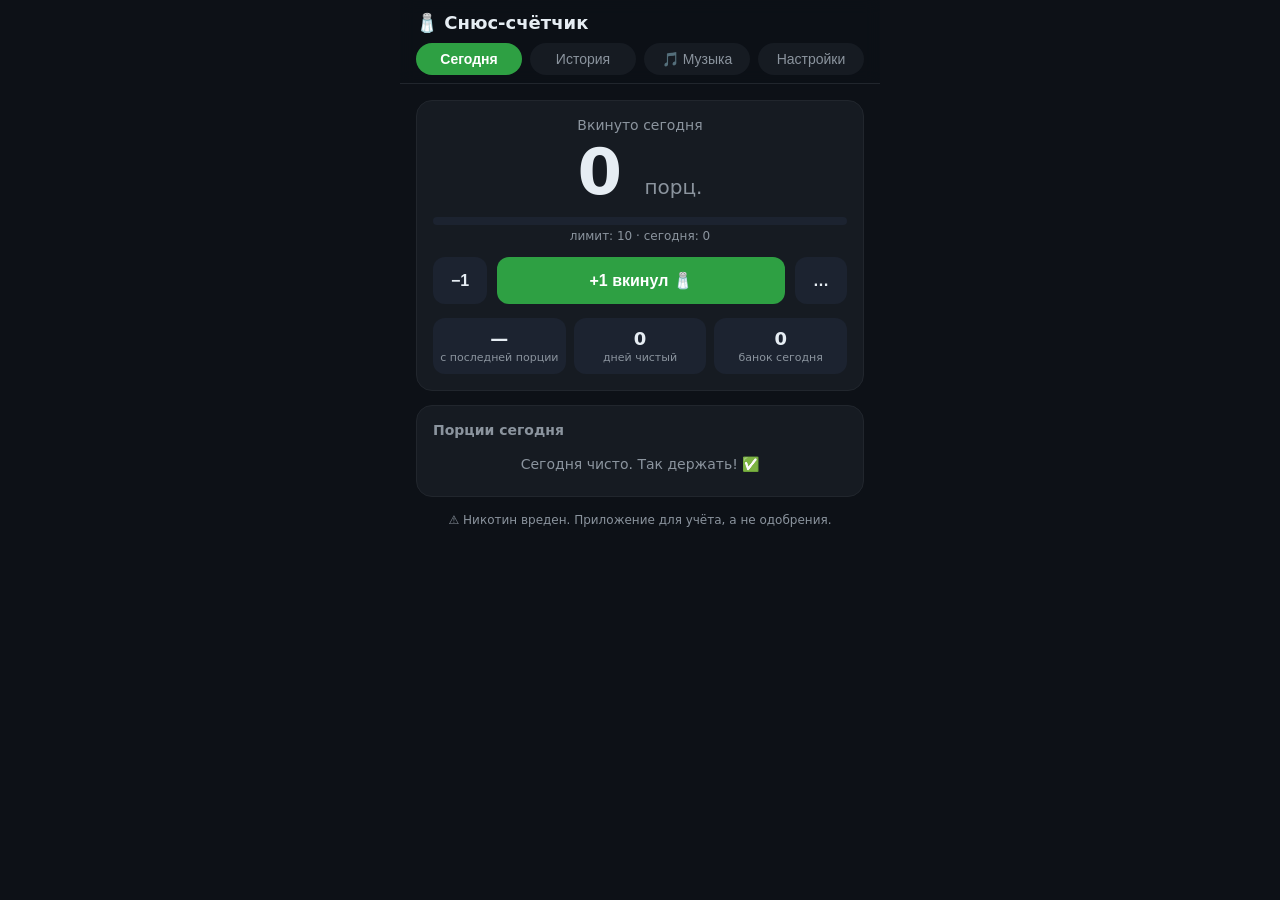
<file: docs/index.html>
<!DOCTYPE html>
<html lang="ru">
<head>
<meta charset="UTF-8">
<meta name="viewport" content="width=device-width, initial-scale=1.0, viewport-fit=cover">
<meta name="theme-color" content="#0d1117">
<meta name="mobile-web-app-capable" content="yes">
<meta name="apple-mobile-web-app-capable" content="yes">
<meta name="apple-mobile-web-app-status-bar-style" content="black-translucent">
<meta name="description" content="Счётчик снюса, вкинутого сегодня. Работает офлайн, данные хранятся локально.">
<title>Снюс-счётчик</title>
<link rel="manifest" href="manifest.webmanifest">
<link rel="icon" type="image/svg+xml" href="icon.svg">
<link rel="apple-touch-icon" href="icon.svg">
<link rel="stylesheet" href="style.css">
</head>
<body>

<header class="topbar">
  <span class="logo">🧂 Снюс-счётчик</span>
  <nav class="tabs">
    <button class="tab active" data-tab="today" title="Сегодня">Сегодня</button>
    <button class="tab" data-tab="history" title="История">История</button>
    <button class="tab" data-tab="music" title="Плеер MC Крапива">🎵 Музыка</button>
    <button class="tab" data-tab="settings" title="Настройки">Настройки</button>
  </nav>
</header>

<main>

  <!-- ================= ВКЛАДКА: СЕГОДНЯ ================= -->
  <section id="tab-today" class="panel active">

    <div class="card counter-card">
      <div class="counter-label">Вкинуто сегодня</div>
      <div class="counter-value"><span id="todayCount">0</span> <small>порц.</small></div>
      <div class="progress-wrap">
        <div class="progress-bar"><div id="progressFill" class="progress-fill"></div></div>
        <div class="progress-text" id="progressText">лимит: 10</div>
      </div>
      <div class="limit-warning hidden" id="limitWarning">⚠️ Лимит на день превышен!</div>

      <div class="btn-row">
        <button id="btnMinus" class="btn btn-secondary" title="Отменить последнюю порцию за сегодня">−1</button>
        <button id="btnPlus" class="btn btn-primary" title="Записать одну порцию">+1 вкинул 🧂</button>
        <button id="btnCustom" class="btn btn-secondary" title="Записать произвольное число порций">…</button>
      </div>

      <div class="stats-row">
        <div class="stat">
          <div class="stat-value" id="lastUseTimer">—</div>
          <div class="stat-label">с последней порции</div>
        </div>
        <div class="stat">
          <div class="stat-value" id="cleanStreak">0</div>
          <div class="stat-label">дней чистый</div>
        </div>
        <div class="stat">
          <div class="stat-value" id="pouchesToday">0</div>
          <div class="stat-label">банок сегодня</div>
        </div>
      </div>
    </div>

    <div class="card">
      <div class="card-title">Порции сегодня</div>
      <ul id="todayList" class="entry-list"></ul>
      <div id="todayEmpty" class="empty">Сегодня чисто. Так держать! ✅</div>
    </div>

    <div class="disclaimer">⚠️ Никотин вреден. Приложение для учёта, а не одобрения.</div>
  </section>

  <!-- ================= ВКЛАДКА: ИСТОРИЯ ================= -->
  <section id="tab-history" class="panel">
    <div class="card">
      <div class="card-title">Статистика</div>
      <div class="stats-row">
        <div class="stat">
          <div class="stat-value" id="statTotal">0</div>
          <div class="stat-label">всего порций</div>
        </div>
        <div class="stat">
          <div class="stat-value" id="statAvg">0</div>
          <div class="stat-label">среднее в день</div>
        </div>
        <div class="stat">
          <div class="stat-value" id="statMax">0</div>
          <div class="stat-label">макс. за день</div>
        </div>
      </div>
    </div>

    <div class="card">
      <div class="card-title">По дням</div>
      <div id="chart" class="chart"></div>
      <ul id="historyList" class="history-list"></ul>
      <div id="historyEmpty" class="empty">Пока нет записей.</div>
    </div>
  </section>

  <!-- ================= ВКЛАДКА: МУЗЫКА (MC КРАПИВА) ================= -->
  <section id="tab-music" class="panel">

    <div class="card player-card">
      <div class="card-title">🎸 Плеер — MC Крапива</div>

      <div class="player-track">
        <div class="cover" id="playerCover">🎵</div>
        <div class="track-info">
          <div class="track-name" id="playerName">— выберите трек —</div>
          <div class="track-artist">MC Крапива</div>
        </div>
      </div>

      <div class="seek-wrap">
        <span class="time" id="timeNow">0:00</span>
        <input type="range" id="seekBar" min="0" max="100" value="0" step="0.1">
        <span class="time" id="timeDur">0:00</span>
      </div>

      <div class="player-controls">
        <button id="btnPrev" class="btn-round" title="Предыдущий">⏮</button>
        <button id="btnPlay" class="btn-round btn-play" title="Играть / пауза">▶</button>
        <button id="btnNext" class="btn-round" title="Следующий">⏭</button>
      </div>

      <div class="volume-wrap">
        <span>🔊</span>
        <input type="range" id="volBar" min="0" max="1" step="0.01" value="0.8">
        <label class="shuffle-label"><input type="checkbox" id="chkShuffle"> перемешать</label>
      </div>

      <audio id="audioEl" preload="metadata"></audio>
    </div>

    <div class="card">
      <div class="card-title">Коллекция <span id="trackCount" class="muted"></span></div>
      <ul id="trackList" class="track-list"></ul>
      <div class="empty hidden" id="tracksEmpty">Коллекция пуста.</div>
    </div>

    <div class="card">
      <div class="card-title">➕ Добавить песню</div>
      <p class="hint">GitHub Pages отдаёт только файлы из репозитория, а скачивать чужие треки — нарушение авторских прав. Поэтому коллекция пополняется ссылками на легальные источники (официальный релиз, Bandcamp, собственный хостинг). Ссылка должна оканчиваться на mp3/ogg/m4a/wav или открываться напрямую как аудио.</p>
      <p class="hint">⚠️ Временные ссылки агрегаторов (hitmoz и т.п.) часто не работают: сервер отдаёт 403 для запросов не со своей страницы, а ссылка «протухает» через несколько часов. Проверяйте её в новой вкладке браузера перед добавлением; надёжнее всего — постоянный легальный хостинг или свои файлы.</p>
      <label class="field"><span>Название</span><input type="text" id="addTitle" placeholder="Например: Крапива-рок"></label>
      <label class="field"><span>URL аудио (mp3/ogg)</span><input type="url" id="addUrl" placeholder="https://…/track.mp3"></label>
      <button id="btnAddTrack" class="btn btn-primary btn-block">Добавить в коллекцию</button>
      <div id="addNote" class="saved-note hidden"></div>
    </div>

    <div class="disclaimer">♫ Музыка — по настроению после «+1». Никотин вреден.</div>
  </section>

  <!-- ================= ВКЛАДКА: НАСТРОЙКИ ================= -->
  <section id="tab-settings" class="panel">
    <div class="card">
      <div class="card-title">Лимиты и параметры</div>

      <label class="field">
        <span>Дневной лимит (порций)</span>
        <input type="number" id="setLimit" min="1" max="999" inputmode="numeric">
      </label>

      <label class="field">
        <span>Порций в одной банке</span>
        <input type="number" id="setPouch" min="1" max="999" inputmode="numeric">
      </label>

      <label class="field">
        <span>Мг никотина на порцию (для справки)</span>
        <input type="number" id="setNic" min="0" step="0.5" inputmode="decimal">
      </label>

      <button id="btnSaveSettings" class="btn btn-primary btn-block">Сохранить</button>
      <div id="settingsSaved" class="saved-note hidden">Сохранено ✓</div>
    </div>

    <div class="card">
      <div class="card-title">Данные</div>
      <button id="btnClearToday" class="btn btn-secondary btn-block">Обнулить сегодня</button>
      <button id="btnClearAll" class="btn btn-danger btn-block">Удалить всю историю</button>
      <button id="btnExport" class="btn btn-secondary btn-block">Экспорт JSON</button>
    </div>

    <div class="disclaimer">Данные хранятся только в этом браузере (localStorage). Сброс данных браузера удалит историю.</div>
  </section>

</main>

<!-- Диалог произвольного числа -->
<dialog id="dlgCustom">
  <form method="dialog">
    <h3>Сколько вкинул?</h3>
    <input type="number" id="customAmount" min="1" max="99" value="1" inputmode="numeric">
    <div class="btn-row">
      <button value="cancel" class="btn btn-secondary">Отмена</button>
      <button value="ok" id="customOk" class="btn btn-primary">Ок</button>
    </div>
  </form>
</dialog>

<script src="app.js?v=9"></script>
</body>
</html>
</file>
<file: docs/style.css>
/* Снюс-счётчик — веб-версия, тёмная тема в стиле Material */
:root {
  --bg: #0d1117;
  --card: #161b22;
  --card-2: #1c2330;
  --text: #e6edf3;
  --muted: #8b949e;
  --accent: #2ea043;
  --accent-2: #3fb950;
  --danger: #f85149;
  --warn: #d29922;
  --radius: 16px;
}

* { box-sizing: border-box; margin: 0; padding: 0; }

html { -webkit-text-size-adjust: 100%; }

body {
  font-family: system-ui, -apple-system, "Segoe UI", Roboto, sans-serif;
  background: var(--bg);
  color: var(--text);
  min-height: 100vh;
  max-width: 480px;
  margin: 0 auto;
  padding-bottom: 40px;
}

/* ---------- Шапка ---------- */
.topbar {
  position: sticky;
  top: 0;
  z-index: 10;
  background: rgba(13, 17, 23, 0.92);
  backdrop-filter: blur(8px);
  padding: 12px 16px 8px;
  border-bottom: 1px solid #21262d;
}
.logo { font-weight: 700; font-size: 18px; }
.tabs { display: flex; gap: 8px; margin-top: 10px; }
.tab {
  flex: 1;
  background: var(--card);
  color: var(--muted);
  border: none;
  border-radius: 999px;
  padding: 8px 0;
  font-size: 14px;
  cursor: pointer;
  transition: background .2s, color .2s;
}
.tab.active { background: var(--accent); color: #fff; font-weight: 600; }

main { padding: 16px; display: block; }

.panel { display: none; }
.panel.active { display: block; animation: fadein .18s ease; }
@keyframes fadein { from { opacity: 0; transform: translateY(4px);} to { opacity: 1; transform: none;} }

/* ---------- Карточки ---------- */
.card {
  background: var(--card);
  border: 1px solid #21262d;
  border-radius: var(--radius);
  padding: 16px;
  margin-bottom: 14px;
}
.card-title { font-size: 14px; color: var(--muted); margin-bottom: 10px; font-weight: 600; }

.counter-card { text-align: center; }
.counter-label { color: var(--muted); font-size: 14px; }
.counter-value {
  font-size: 64px;
  font-weight: 800;
  line-height: 1.1;
  margin: 4px 0 10px;
  font-variant-numeric: tabular-nums;
}
.counter-value small { font-size: 20px; color: var(--muted); font-weight: 500; }
.counter-value.over { color: var(--danger); }

.progress-wrap { margin-bottom: 8px; }
.progress-bar {
  height: 8px;
  background: var(--card-2);
  border-radius: 999px;
  overflow: hidden;
}
.progress-fill {
  height: 100%;
  width: 0%;
  background: var(--accent-2);
  border-radius: 999px;
  transition: width .3s ease, background .3s;
}
.progress-fill.over { background: var(--danger); }
.progress-text { font-size: 12px; color: var(--muted); margin-top: 4px; }

.limit-warning {
  color: var(--danger);
  background: rgba(248, 81, 73, .1);
  border: 1px solid rgba(248, 81, 73, .35);
  border-radius: 10px;
  padding: 8px;
  font-size: 13px;
  margin: 8px 0;
}

/* ---------- Кнопки ---------- */
.btn-row { display: flex; gap: 10px; margin: 14px 0; justify-content: center; }
.btn {
  border: none;
  border-radius: 12px;
  padding: 14px 18px;
  font-size: 16px;
  font-weight: 600;
  cursor: pointer;
  transition: transform .08s, filter .2s;
  -webkit-tap-highlight-color: transparent;
  user-select: none;
}
.btn:active { transform: scale(.96); }
.btn-primary { background: var(--accent); color: #fff; flex: 1; }
.btn-primary:hover { filter: brightness(1.1); }
.btn-secondary { background: var(--card-2); color: var(--text); }
.btn-danger { background: rgba(248,81,73,.12); color: var(--danger); border: 1px solid rgba(248,81,73,.4); }
.btn-block { display: block; width: 100%; margin-bottom: 10px; }

/* ---------- Статистика ---------- */
.stats-row { display: flex; gap: 8px; }
.stat {
  flex: 1;
  background: var(--card-2);
  border-radius: 12px;
  padding: 10px 6px;
}
.stat-value { font-size: 18px; font-weight: 700; font-variant-numeric: tabular-nums; }
.stat-label { font-size: 11px; color: var(--muted); margin-top: 2px; }

/* ---------- Списки ---------- */
.entry-list, .history-list { list-style: none; }
.entry-list li, .history-list li {
  display: flex;
  justify-content: space-between;
  align-items: center;
  padding: 9px 4px;
  border-bottom: 1px solid #21262d;
  font-size: 14px;
}
.entry-list li:last-child, .history-list li:last-child { border-bottom: none; }
.entry-time { color: var(--muted); font-variant-numeric: tabular-nums; }
.entry-count { font-weight: 700; }
.hist-date { color: var(--muted); }
.hist-total { font-weight: 700; font-variant-numeric: tabular-nums; }
.hist-pouches { color: var(--muted); font-size: 12px; margin-left: 6px; }

.empty { color: var(--muted); font-size: 14px; text-align: center; padding: 8px 0; }

/* ---------- График ---------- */
.chart {
  display: flex;
  align-items: flex-end;
  gap: 4px;
  height: 90px;
  margin-bottom: 12px;
  padding: 4px 0;
}
.chart-col { flex: 1; display: flex; flex-direction: column; align-items: center; gap: 4px; min-width: 0; }
.chart-bar {
  width: 100%;
  max-width: 26px;
  background: var(--accent);
  border-radius: 4px 4px 0 0;
  min-height: 2px;
}
.chart-bar.over { background: var(--danger); }
.chart-label { font-size: 9px; color: var(--muted); white-space: nowrap; }

/* ---------- Настройки ---------- */
.field { display: flex; flex-direction: column; gap: 6px; margin-bottom: 14px; font-size: 14px; color: var(--muted); }
.field input {
  background: var(--card-2);
  border: 1px solid #30363d;
  border-radius: 10px;
  color: var(--text);
  padding: 12px;
  font-size: 16px;
  outline: none;
}
.field input:focus { border-color: var(--accent); }
.saved-note { color: var(--accent-2); font-size: 13px; text-align: center; margin-top: 4px; }

.disclaimer {
  font-size: 12px;
  color: var(--muted);
  text-align: center;
  margin: 10px 4px;
  line-height: 1.5;
}

.hidden { display: none !important; }

/* ---------- Диалог ---------- */
dialog {
  background: var(--card);
  color: var(--text);
  border: 1px solid #30363d;
  border-radius: var(--radius);
  padding: 20px;
  width: min(320px, 90vw);
}
dialog::backdrop { background: rgba(0,0,0,.6); }
dialog h3 { margin-bottom: 12px; font-size: 17px; }
dialog input {
  width: 100%;
  background: var(--card-2);
  border: 1px solid #30363d;
  border-radius: 10px;
  color: var(--text);
  padding: 12px;
  font-size: 18px;
  text-align: center;
  margin-bottom: 14px;
  outline: none;
}

/* Тряска при превышении лимита */
@keyframes shake {
  0%,100% { transform: translateX(0); }
  20% { transform: translateX(-6px); }
  40% { transform: translateX(6px); }
  60% { transform: translateX(-4px); }
  80% { transform: translateX(4px); }
}
.shake { animation: shake .35s ease; }

@media (max-width: 360px) {
  .counter-value { font-size: 52px; }
  .btn { padding: 12px 14px; font-size: 15px; }
}

/* ================= ПЛЕЕР (MC КРАПИВА) ================= */
.player-card .card-title { margin-bottom: 12px; }

.player-track {
  display: flex;
  align-items: center;
  gap: 12px;
  margin-bottom: 14px;
}
.cover {
  width: 56px; height: 56px;
  border-radius: 12px;
  background: linear-gradient(135deg, #2ea043, #0d4a1f);
  display: flex; align-items: center; justify-content: center;
  font-size: 26px;
  flex-shrink: 0;
}
.cover.playing { animation: pulse 1.2s ease-in-out infinite; }
@keyframes pulse {
  0%,100% { transform: scale(1); }
  50% { transform: scale(1.06); }
}
.track-info { min-width: 0; }
.track-name {
  font-weight: 700; font-size: 16px;
  white-space: nowrap; overflow: hidden; text-overflow: ellipsis;
}
.track-artist { color: var(--muted, #8b949e); font-size: 13px; }

.seek-wrap {
  display: flex; align-items: center; gap: 8px;
  margin-bottom: 10px;
}
.seek-wrap .time {
  font-variant-numeric: tabular-nums;
  font-size: 12px; color: var(--muted, #8b949e);
  min-width: 34px; text-align: center;
}
#seekBar { flex: 1; accent-color: #2ea043; }

.player-controls {
  display: flex; justify-content: center; align-items: center;
  gap: 18px; margin-bottom: 10px;
}
.btn-round {
  width: 48px; height: 48px;
  border-radius: 50%;
  border: 1px solid #30363d;
  background: #161b22;
  color: #e6edf3;
  font-size: 18px;
  cursor: pointer;
  transition: transform .1s ease, background .15s ease;
}
.btn-round:active { transform: scale(.92); }
.btn-play {
  width: 60px; height: 60px;
  font-size: 22px;
  background: #2ea043;
  border-color: #2ea043;
  color: #fff;
}
.btn-play:active { transform: scale(.94); }

.volume-wrap {
  display: flex; align-items: center; gap: 8px;
  font-size: 13px;
}
#volBar { flex: 1; accent-color: #2ea043; }
.shuffle-label {
  display: flex; align-items: center; gap: 4px;
  color: var(--muted, #8b949e);
  font-size: 13px;
  white-space: nowrap;
}

.track-list { list-style: none; margin: 0; padding: 0; }
.track-item {
  display: flex; align-items: center; gap: 10px;
  padding: 10px 8px;
  border-bottom: 1px solid #21262d;
  cursor: pointer;
  border-radius: 8px;
}
.track-item:last-child { border-bottom: none; }
.track-item:active { background: #161b22; }
.track-item.current { background: rgba(46,160,67,.12); }
.track-item .t-num {
  width: 24px; text-align: right;
  color: var(--muted, #8b949e); font-size: 13px;
  font-variant-numeric: tabular-nums;
  flex-shrink: 0;
}
.track-item .t-name {
  flex: 1; min-width: 0;
  white-space: nowrap; overflow: hidden; text-overflow: ellipsis;
  font-size: 15px;
}
.track-item .t-playing { color: #2ea043; font-size: 13px; flex-shrink: 0; }
.track-item .t-del {
  border: none; background: transparent;
  color: var(--muted, #8b949e);
  font-size: 16px; cursor: pointer;
  padding: 4px 6px; flex-shrink: 0;
}
.track-item .t-del:hover { color: #f85149; }

.muted { color: var(--muted, #8b949e); font-weight: 400; font-size: 13px; }
.hint {
  font-size: 12.5px;
  color: var(--muted, #8b949e);
  margin: 0 0 10px;
  line-height: 1.45;
}
</file>
